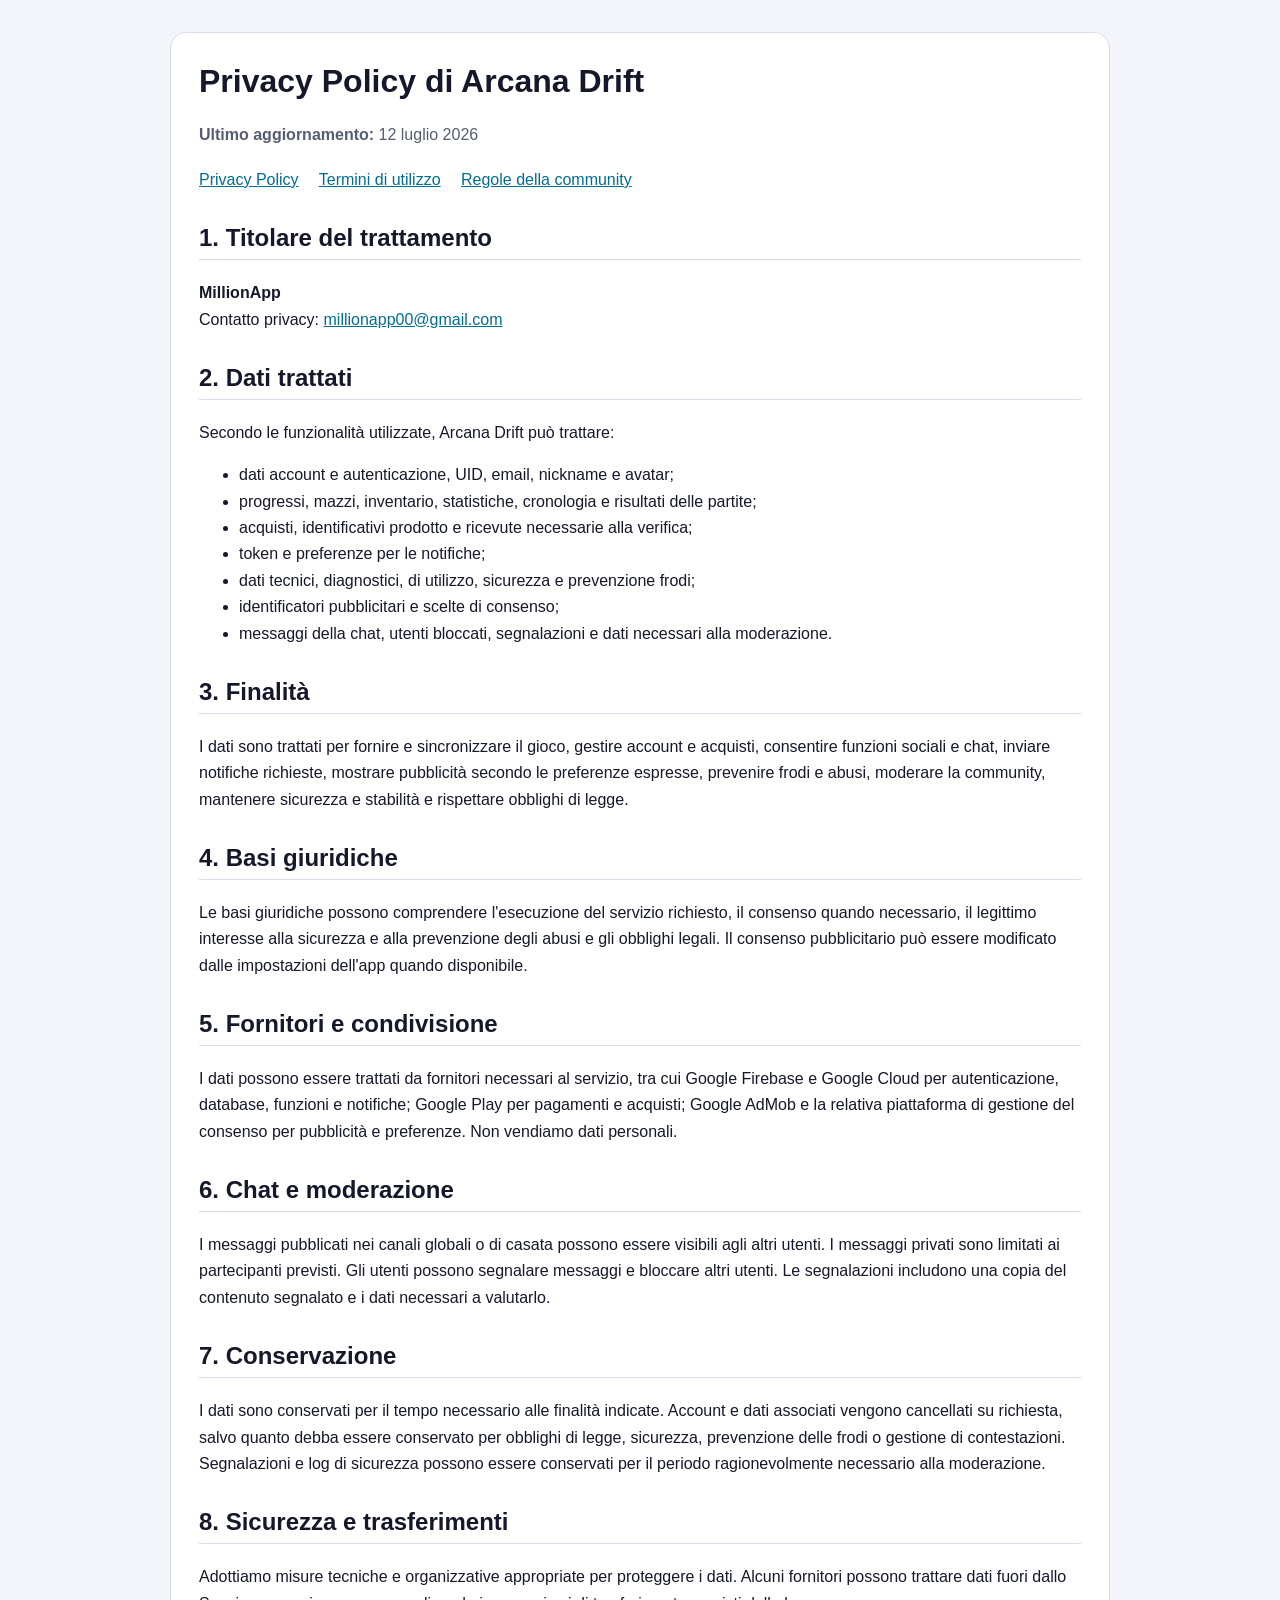
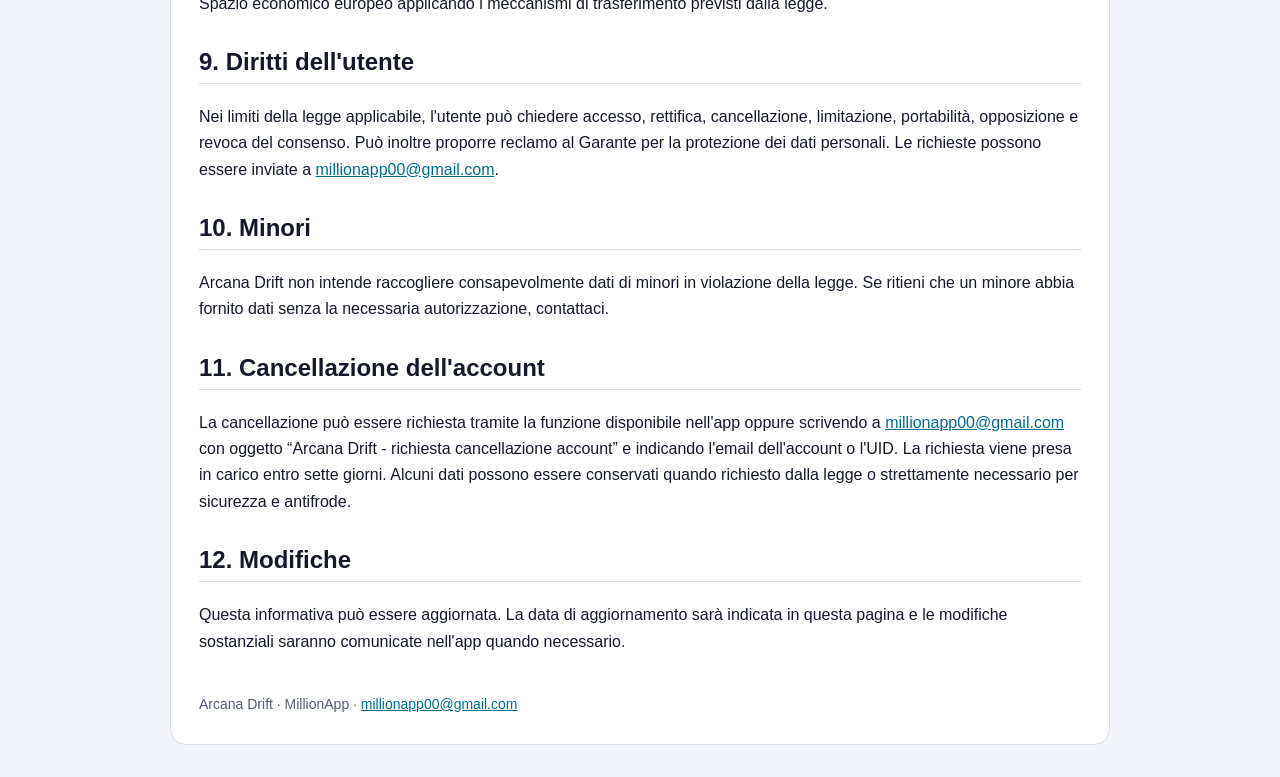
<file: index.html>
<!doctype html>
<html lang="it">
<head>
  <meta charset="utf-8">
  <meta name="viewport" content="width=device-width, initial-scale=1">
  <title>Privacy Policy - Arcana Drift</title>
  <link rel="stylesheet" href="legal.css">
</head>
<body>
<main>
  <h1>Privacy Policy di Arcana Drift</h1>
  <p class="updated"><strong>Ultimo aggiornamento:</strong> 12 luglio 2026</p>
  <nav>
    <a href="index.html">Privacy Policy</a>
    <a href="terms.html">Termini di utilizzo</a>
    <a href="community-guidelines.html">Regole della community</a>
  </nav>

  <h2>1. Titolare del trattamento</h2>
  <p><strong>MillionApp</strong><br>Contatto privacy: <a href="mailto:millionapp00@gmail.com">millionapp00@gmail.com</a></p>

  <h2>2. Dati trattati</h2>
  <p>Secondo le funzionalità utilizzate, Arcana Drift può trattare:</p>
  <ul>
    <li>dati account e autenticazione, UID, email, nickname e avatar;</li>
    <li>progressi, mazzi, inventario, statistiche, cronologia e risultati delle partite;</li>
    <li>acquisti, identificativi prodotto e ricevute necessarie alla verifica;</li>
    <li>token e preferenze per le notifiche;</li>
    <li>dati tecnici, diagnostici, di utilizzo, sicurezza e prevenzione frodi;</li>
    <li>identificatori pubblicitari e scelte di consenso;</li>
    <li>messaggi della chat, utenti bloccati, segnalazioni e dati necessari alla moderazione.</li>
  </ul>

  <h2>3. Finalità</h2>
  <p>I dati sono trattati per fornire e sincronizzare il gioco, gestire account e acquisti, consentire funzioni sociali e chat, inviare notifiche richieste, mostrare pubblicità secondo le preferenze espresse, prevenire frodi e abusi, moderare la community, mantenere sicurezza e stabilità e rispettare obblighi di legge.</p>

  <h2>4. Basi giuridiche</h2>
  <p>Le basi giuridiche possono comprendere l'esecuzione del servizio richiesto, il consenso quando necessario, il legittimo interesse alla sicurezza e alla prevenzione degli abusi e gli obblighi legali. Il consenso pubblicitario può essere modificato dalle impostazioni dell'app quando disponibile.</p>

  <h2>5. Fornitori e condivisione</h2>
  <p>I dati possono essere trattati da fornitori necessari al servizio, tra cui Google Firebase e Google Cloud per autenticazione, database, funzioni e notifiche; Google Play per pagamenti e acquisti; Google AdMob e la relativa piattaforma di gestione del consenso per pubblicità e preferenze. Non vendiamo dati personali.</p>

  <h2>6. Chat e moderazione</h2>
  <p>I messaggi pubblicati nei canali globali o di casata possono essere visibili agli altri utenti. I messaggi privati sono limitati ai partecipanti previsti. Gli utenti possono segnalare messaggi e bloccare altri utenti. Le segnalazioni includono una copia del contenuto segnalato e i dati necessari a valutarlo.</p>

  <h2>7. Conservazione</h2>
  <p>I dati sono conservati per il tempo necessario alle finalità indicate. Account e dati associati vengono cancellati su richiesta, salvo quanto debba essere conservato per obblighi di legge, sicurezza, prevenzione delle frodi o gestione di contestazioni. Segnalazioni e log di sicurezza possono essere conservati per il periodo ragionevolmente necessario alla moderazione.</p>

  <h2>8. Sicurezza e trasferimenti</h2>
  <p>Adottiamo misure tecniche e organizzative appropriate per proteggere i dati. Alcuni fornitori possono trattare dati fuori dallo Spazio economico europeo applicando i meccanismi di trasferimento previsti dalla legge.</p>

  <h2>9. Diritti dell'utente</h2>
  <p>Nei limiti della legge applicabile, l'utente può chiedere accesso, rettifica, cancellazione, limitazione, portabilità, opposizione e revoca del consenso. Può inoltre proporre reclamo al Garante per la protezione dei dati personali. Le richieste possono essere inviate a <a href="mailto:millionapp00@gmail.com">millionapp00@gmail.com</a>.</p>

  <h2>10. Minori</h2>
  <p>Arcana Drift non intende raccogliere consapevolmente dati di minori in violazione della legge. Se ritieni che un minore abbia fornito dati senza la necessaria autorizzazione, contattaci.</p>

  <h2>11. Cancellazione dell'account</h2>
  <p>La cancellazione può essere richiesta tramite la funzione disponibile nell'app oppure scrivendo a <a href="mailto:millionapp00@gmail.com?subject=Arcana%20Drift%20-%20richiesta%20cancellazione%20account">millionapp00@gmail.com</a> con oggetto “Arcana Drift - richiesta cancellazione account” e indicando l'email dell'account o l'UID. La richiesta viene presa in carico entro sette giorni. Alcuni dati possono essere conservati quando richiesto dalla legge o strettamente necessario per sicurezza e antifrode.</p>

  <h2>12. Modifiche</h2>
  <p>Questa informativa può essere aggiornata. La data di aggiornamento sarà indicata in questa pagina e le modifiche sostanziali saranno comunicate nell'app quando necessario.</p>

  <footer>Arcana Drift · MillionApp · <a href="mailto:millionapp00@gmail.com">millionapp00@gmail.com</a></footer>
</main>
</body>
</html>
</file>
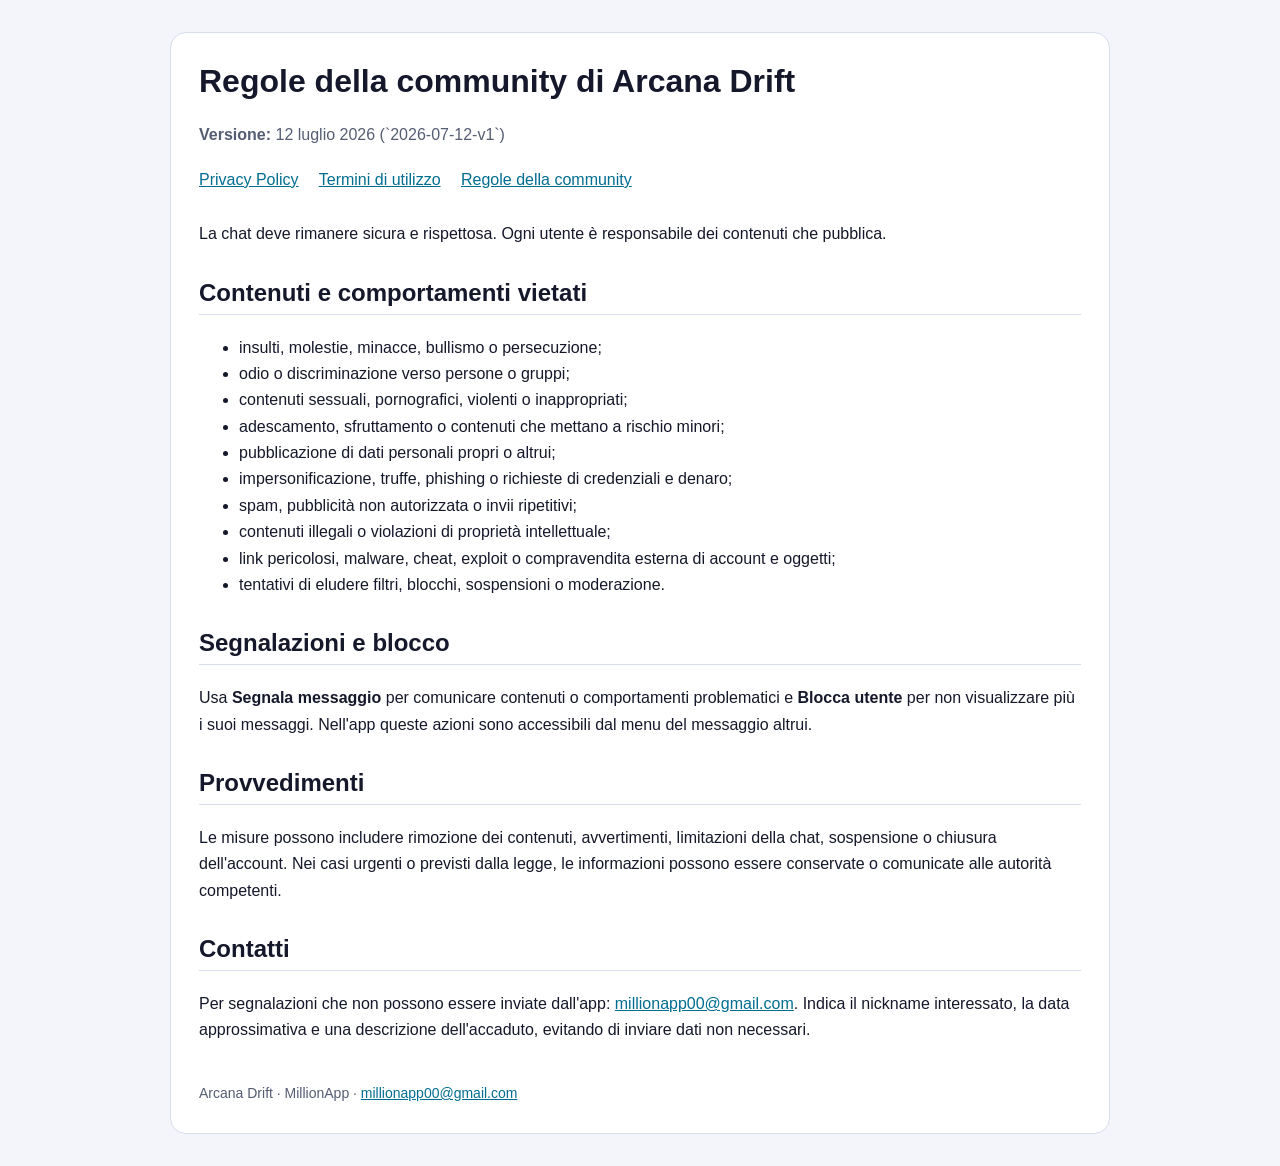
<file: community-guidelines.html>
<!doctype html>
<html lang="it">
<head>
  <meta charset="utf-8">
  <meta name="viewport" content="width=device-width, initial-scale=1">
  <title>Regole della community - Arcana Drift</title>
  <link rel="stylesheet" href="legal.css">
</head>
<body>
<main>
  <h1>Regole della community di Arcana Drift</h1>
  <p class="updated"><strong>Versione:</strong> 12 luglio 2026 (`2026-07-12-v1`)</p>
  <nav>
    <a href="index.html">Privacy Policy</a>
    <a href="terms.html">Termini di utilizzo</a>
    <a href="community-guidelines.html">Regole della community</a>
  </nav>

  <p>La chat deve rimanere sicura e rispettosa. Ogni utente è responsabile dei contenuti che pubblica.</p>

  <h2>Contenuti e comportamenti vietati</h2>
  <ul>
    <li>insulti, molestie, minacce, bullismo o persecuzione;</li>
    <li>odio o discriminazione verso persone o gruppi;</li>
    <li>contenuti sessuali, pornografici, violenti o inappropriati;</li>
    <li>adescamento, sfruttamento o contenuti che mettano a rischio minori;</li>
    <li>pubblicazione di dati personali propri o altrui;</li>
    <li>impersonificazione, truffe, phishing o richieste di credenziali e denaro;</li>
    <li>spam, pubblicità non autorizzata o invii ripetitivi;</li>
    <li>contenuti illegali o violazioni di proprietà intellettuale;</li>
    <li>link pericolosi, malware, cheat, exploit o compravendita esterna di account e oggetti;</li>
    <li>tentativi di eludere filtri, blocchi, sospensioni o moderazione.</li>
  </ul>

  <h2>Segnalazioni e blocco</h2>
  <p>Usa <strong>Segnala messaggio</strong> per comunicare contenuti o comportamenti problematici e <strong>Blocca utente</strong> per non visualizzare più i suoi messaggi. Nell'app queste azioni sono accessibili dal menu del messaggio altrui.</p>

  <h2>Provvedimenti</h2>
  <p>Le misure possono includere rimozione dei contenuti, avvertimenti, limitazioni della chat, sospensione o chiusura dell'account. Nei casi urgenti o previsti dalla legge, le informazioni possono essere conservate o comunicate alle autorità competenti.</p>

  <h2>Contatti</h2>
  <p>Per segnalazioni che non possono essere inviate dall'app: <a href="mailto:millionapp00@gmail.com">millionapp00@gmail.com</a>. Indica il nickname interessato, la data approssimativa e una descrizione dell'accaduto, evitando di inviare dati non necessari.</p>

  <footer>Arcana Drift · MillionApp · <a href="mailto:millionapp00@gmail.com">millionapp00@gmail.com</a></footer>
</main>
</body>
</html>
</file>
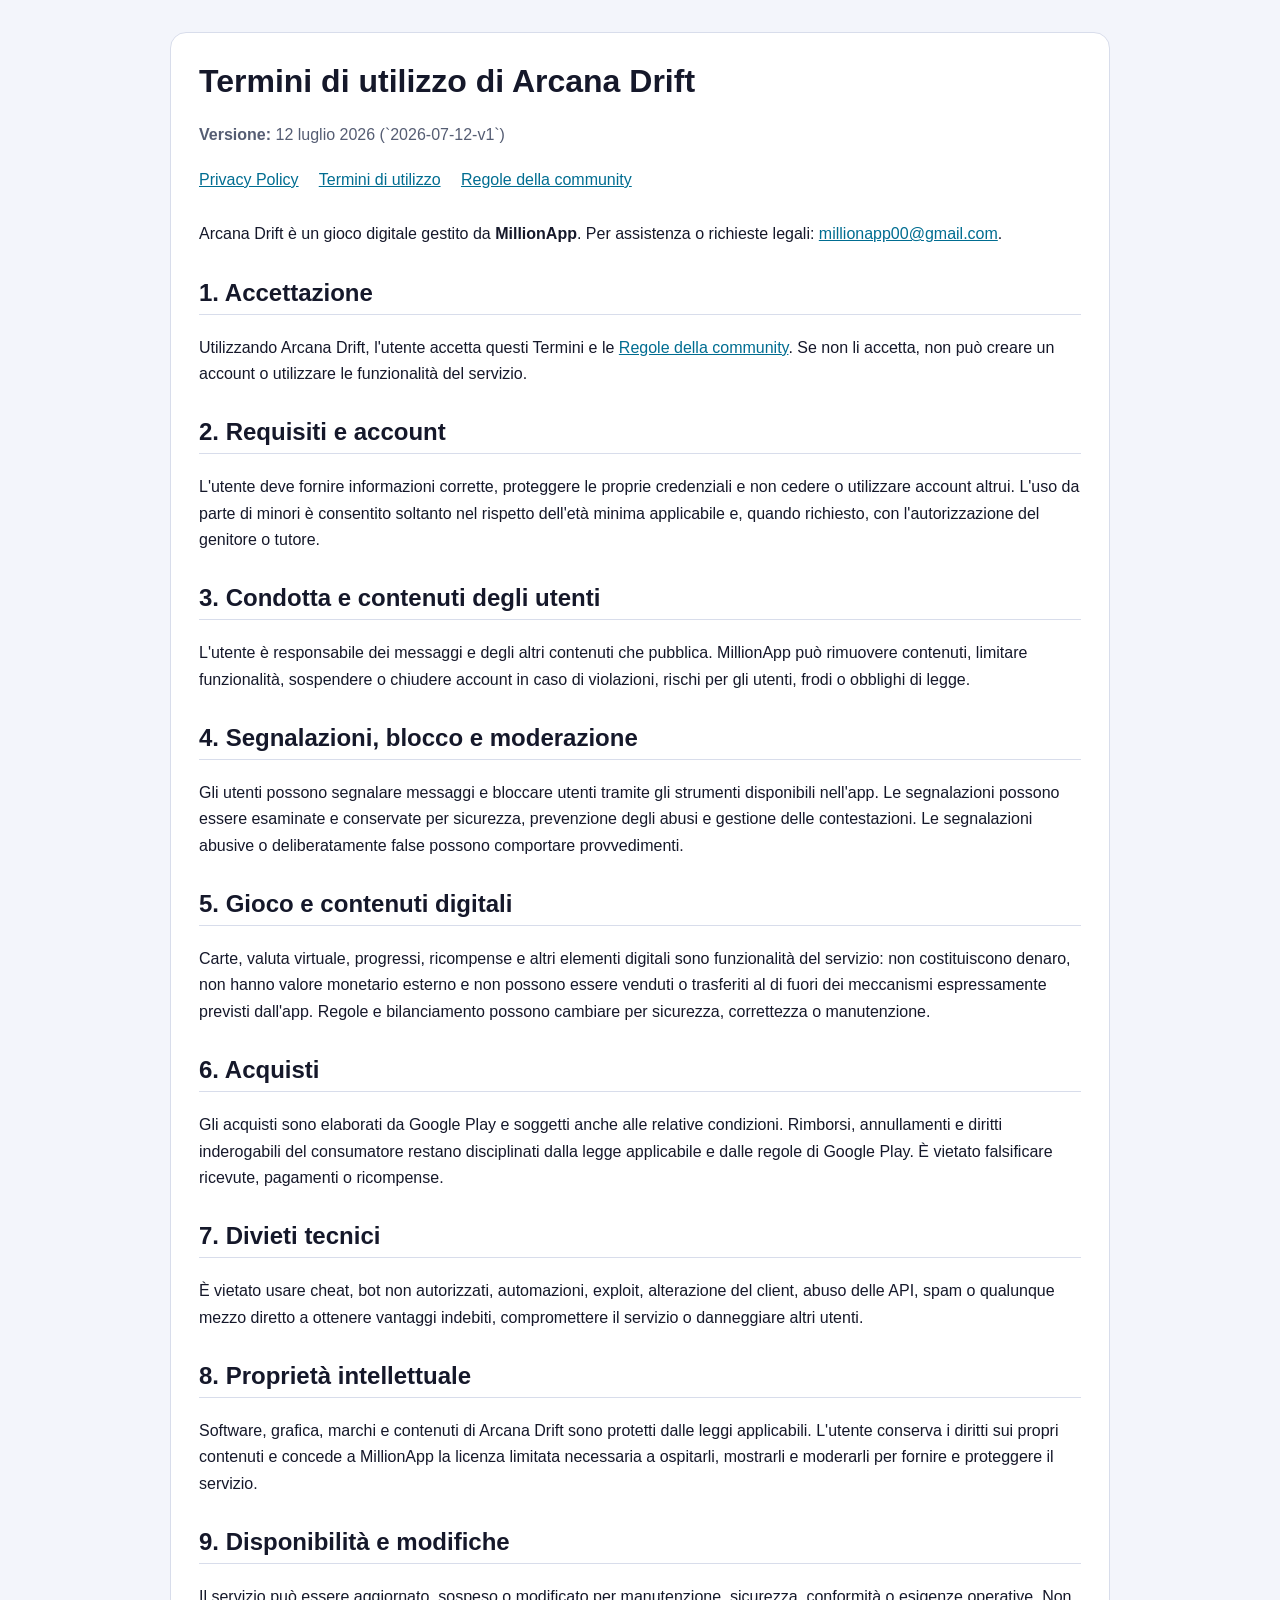
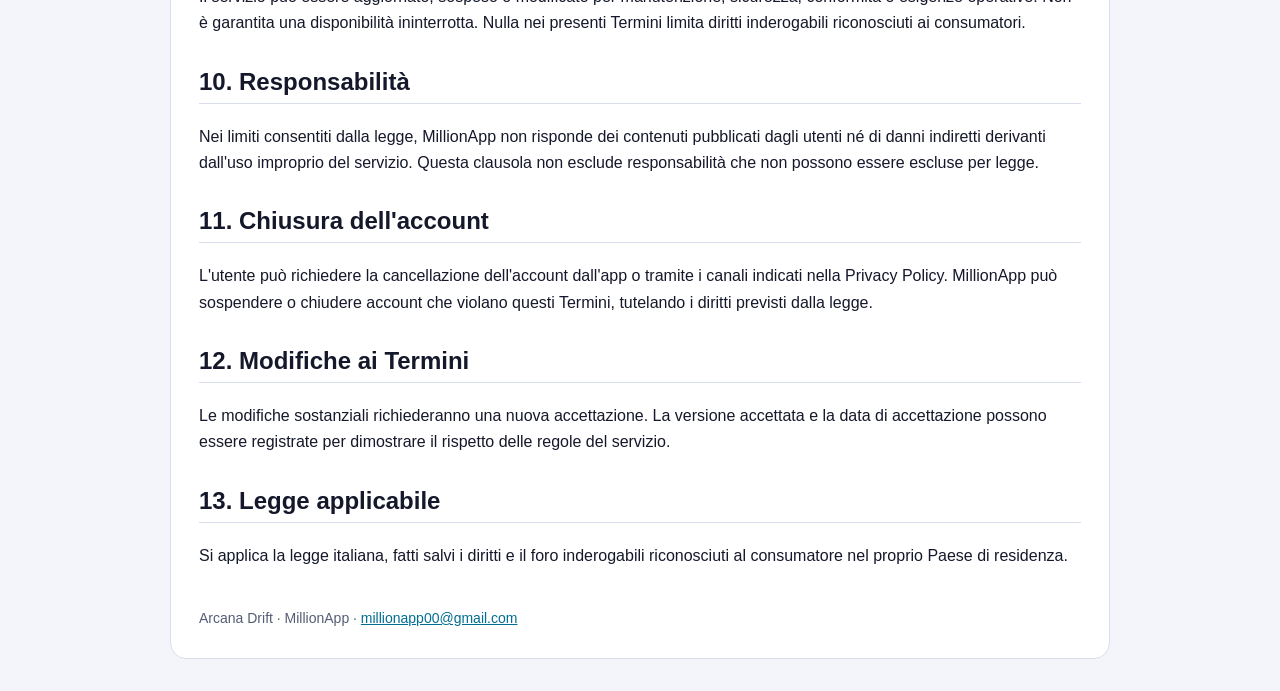
<file: terms.html>
<!doctype html>
<html lang="it">
<head>
  <meta charset="utf-8">
  <meta name="viewport" content="width=device-width, initial-scale=1">
  <title>Termini di utilizzo - Arcana Drift</title>
  <link rel="stylesheet" href="legal.css">
</head>
<body>
<main>
  <h1>Termini di utilizzo di Arcana Drift</h1>
  <p class="updated"><strong>Versione:</strong> 12 luglio 2026 (`2026-07-12-v1`)</p>
  <nav>
    <a href="index.html">Privacy Policy</a>
    <a href="terms.html">Termini di utilizzo</a>
    <a href="community-guidelines.html">Regole della community</a>
  </nav>

  <p>Arcana Drift è un gioco digitale gestito da <strong>MillionApp</strong>. Per assistenza o richieste legali: <a href="mailto:millionapp00@gmail.com">millionapp00@gmail.com</a>.</p>

  <h2>1. Accettazione</h2>
  <p>Utilizzando Arcana Drift, l'utente accetta questi Termini e le <a href="community-guidelines.html">Regole della community</a>. Se non li accetta, non può creare un account o utilizzare le funzionalità del servizio.</p>

  <h2>2. Requisiti e account</h2>
  <p>L'utente deve fornire informazioni corrette, proteggere le proprie credenziali e non cedere o utilizzare account altrui. L'uso da parte di minori è consentito soltanto nel rispetto dell'età minima applicabile e, quando richiesto, con l'autorizzazione del genitore o tutore.</p>

  <h2>3. Condotta e contenuti degli utenti</h2>
  <p>L'utente è responsabile dei messaggi e degli altri contenuti che pubblica. MillionApp può rimuovere contenuti, limitare funzionalità, sospendere o chiudere account in caso di violazioni, rischi per gli utenti, frodi o obblighi di legge.</p>

  <h2>4. Segnalazioni, blocco e moderazione</h2>
  <p>Gli utenti possono segnalare messaggi e bloccare utenti tramite gli strumenti disponibili nell'app. Le segnalazioni possono essere esaminate e conservate per sicurezza, prevenzione degli abusi e gestione delle contestazioni. Le segnalazioni abusive o deliberatamente false possono comportare provvedimenti.</p>

  <h2>5. Gioco e contenuti digitali</h2>
  <p>Carte, valuta virtuale, progressi, ricompense e altri elementi digitali sono funzionalità del servizio: non costituiscono denaro, non hanno valore monetario esterno e non possono essere venduti o trasferiti al di fuori dei meccanismi espressamente previsti dall'app. Regole e bilanciamento possono cambiare per sicurezza, correttezza o manutenzione.</p>

  <h2>6. Acquisti</h2>
  <p>Gli acquisti sono elaborati da Google Play e soggetti anche alle relative condizioni. Rimborsi, annullamenti e diritti inderogabili del consumatore restano disciplinati dalla legge applicabile e dalle regole di Google Play. È vietato falsificare ricevute, pagamenti o ricompense.</p>

  <h2>7. Divieti tecnici</h2>
  <p>È vietato usare cheat, bot non autorizzati, automazioni, exploit, alterazione del client, abuso delle API, spam o qualunque mezzo diretto a ottenere vantaggi indebiti, compromettere il servizio o danneggiare altri utenti.</p>

  <h2>8. Proprietà intellettuale</h2>
  <p>Software, grafica, marchi e contenuti di Arcana Drift sono protetti dalle leggi applicabili. L'utente conserva i diritti sui propri contenuti e concede a MillionApp la licenza limitata necessaria a ospitarli, mostrarli e moderarli per fornire e proteggere il servizio.</p>

  <h2>9. Disponibilità e modifiche</h2>
  <p>Il servizio può essere aggiornato, sospeso o modificato per manutenzione, sicurezza, conformità o esigenze operative. Non è garantita una disponibilità ininterrotta. Nulla nei presenti Termini limita diritti inderogabili riconosciuti ai consumatori.</p>

  <h2>10. Responsabilità</h2>
  <p>Nei limiti consentiti dalla legge, MillionApp non risponde dei contenuti pubblicati dagli utenti né di danni indiretti derivanti dall'uso improprio del servizio. Questa clausola non esclude responsabilità che non possono essere escluse per legge.</p>

  <h2>11. Chiusura dell'account</h2>
  <p>L'utente può richiedere la cancellazione dell'account dall'app o tramite i canali indicati nella Privacy Policy. MillionApp può sospendere o chiudere account che violano questi Termini, tutelando i diritti previsti dalla legge.</p>

  <h2>12. Modifiche ai Termini</h2>
  <p>Le modifiche sostanziali richiederanno una nuova accettazione. La versione accettata e la data di accettazione possono essere registrate per dimostrare il rispetto delle regole del servizio.</p>

  <h2>13. Legge applicabile</h2>
  <p>Si applica la legge italiana, fatti salvi i diritti e il foro inderogabili riconosciuti al consumatore nel proprio Paese di residenza.</p>

  <footer>Arcana Drift · MillionApp · <a href="mailto:millionapp00@gmail.com">millionapp00@gmail.com</a></footer>
</main>
</body>
</html>
</file>
<file: legal.css>
:root {
  color-scheme: light dark;
  --bg: #0d1020;
  --panel: #171b31;
  --text: #f4f6ff;
  --muted: #b9bfd4;
  --accent: #62d9ff;
  --border: #343b5b;
}

* { box-sizing: border-box; }

body {
  margin: 0;
  background: var(--bg);
  color: var(--text);
  font-family: Arial, Helvetica, sans-serif;
  line-height: 1.65;
}

main {
  width: min(940px, calc(100% - 32px));
  margin: 32px auto;
  padding: 28px;
  background: var(--panel);
  border: 1px solid var(--border);
  border-radius: 16px;
}

h1, h2 { line-height: 1.25; }
h1 { margin-top: 0; }
h2 {
  margin-top: 30px;
  padding-bottom: 6px;
  border-bottom: 1px solid var(--border);
}

a { color: var(--accent); }
nav { margin: 18px 0 28px; }
nav a { margin-right: 16px; }
.updated, .notice { color: var(--muted); }
.notice {
  padding: 12px 14px;
  border-left: 4px solid var(--accent);
  background: rgb(98 217 255 / 8%);
}
footer {
  margin-top: 38px;
  color: var(--muted);
  font-size: 14px;
}

@media (prefers-color-scheme: light) {
  :root {
    --bg: #f3f5fb;
    --panel: #fff;
    --text: #15182a;
    --muted: #555d73;
    --accent: #006d91;
    --border: #d8ddeb;
  }
}
</file>
